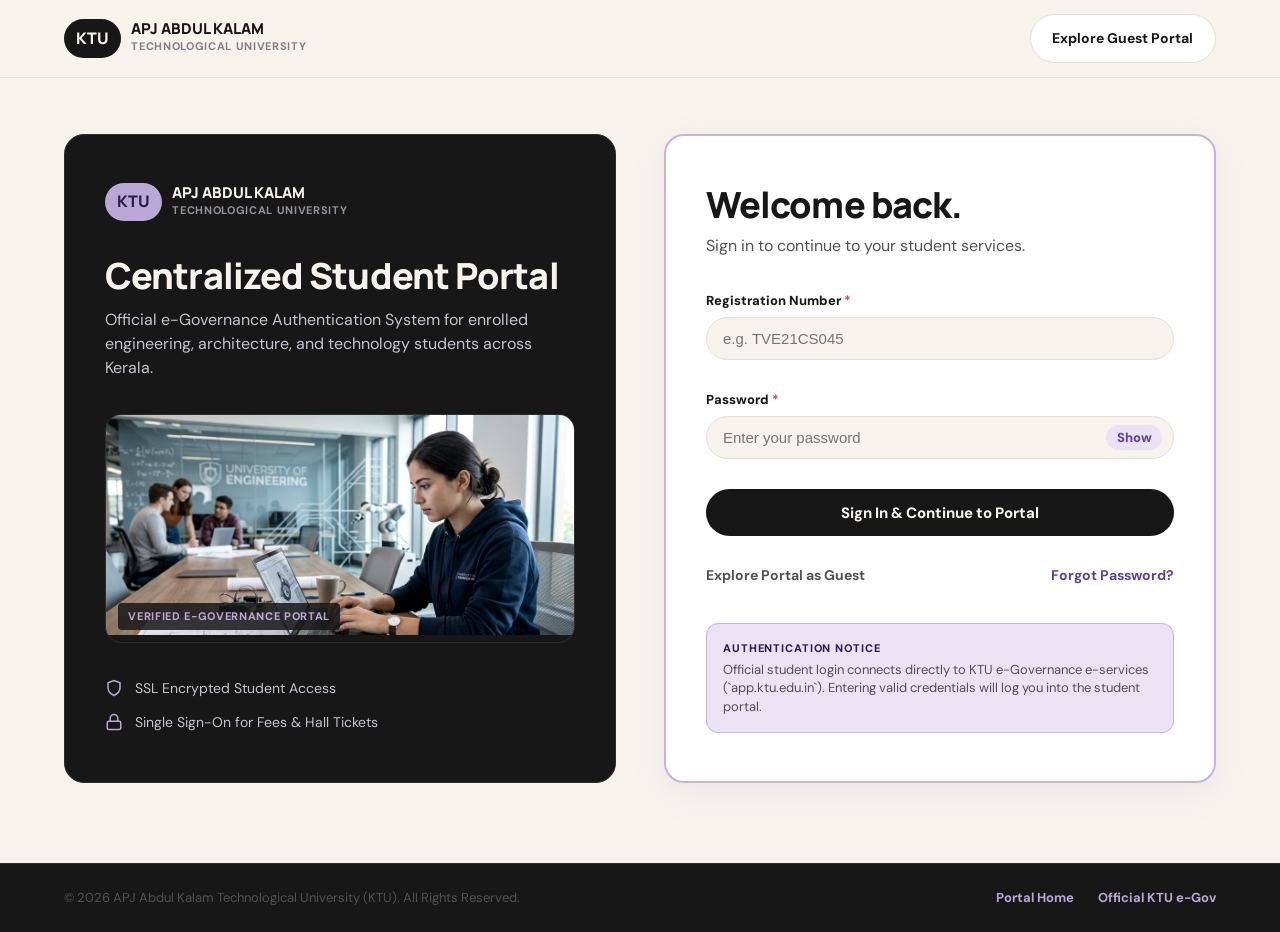
<file: index.html>
<!DOCTYPE html>
<html lang="en">
<head>
  <meta charset="UTF-8">
  <meta name="viewport" content="width=device-width, initial-scale=1.0">
  <title>Student Portal Login | APJ Abdul Kalam Technological University (KTU)</title>
  <meta name="description" content="Official Student Services Portal Sign In for APJ Abdul Kalam Technological University (KTU). Access examination registration, timetables, and semester results.">
  
  <!-- Fonts: Manrope for headings, DM Sans for body text -->
  <link rel="preconnect" href="https://fonts.googleapis.com">
  <link rel="preconnect" href="https://fonts.gstatic.com" crossorigin>
  <link href="https://fonts.googleapis.com/css2?family=DM+Sans:ital,opsz,wght@0,9..40,300..1000;1,9..40,300..1000&family=Manrope:wght@300;400;500;600;700;800&display=swap" rel="stylesheet">
  
  <link rel="stylesheet" href="styles.css">
</head>
<body class="login-page-bg">

  <!-- TOP BRANDING BAR -->
  <header class="login-page-header">
    <div class="container header-container">
      <a href="login.html" class="brand-logo" aria-label="KTU Portal">
        <span class="logo-pill">KTU</span>
        <div class="logo-title-group">
          <span class="univ-name">APJ ABDUL KALAM</span>
          <span class="univ-sub">TECHNOLOGICAL UNIVERSITY</span>
        </div>
      </a>

      <div class="header-actions">
        <a href="portal.html" class="btn-outline-pill">Explore Guest Portal</a>
      </div>
    </div>
  </header>

  <!-- MAIN LOGIN ENTRY CONTAINER -->
  <main class="login-main-wrapper">
    <div class="container">
      <div class="login-editorial-grid">
        
        <!-- LEFT COLUMN: EDITORIAL BRANDING & SECURITY STATEMENT -->
        <div class="login-left-card">
          <div class="brand-logo dark-theme-logo">
            <span class="logo-pill lavender">KTU</span>
            <div class="logo-title-group">
              <span class="univ-name light-text">APJ ABDUL KALAM</span>
              <span class="univ-sub light-sub">TECHNOLOGICAL UNIVERSITY</span>
            </div>
          </div>

          <div class="login-editorial-text">
            <h2>Centralized Student Portal</h2>
            <p>Official e-Governance Authentication System for enrolled engineering, architecture, and technology students across Kerala.</p>
          </div>

          <div class="login-image-frame">
            <img src="assets/images/ktu_hero.png" alt="KTU Administration Headquarters" class="login-campus-img">
            <div class="frame-badge">VERIFIED E-GOVERNANCE PORTAL</div>
          </div>

          <div class="login-security-list">
            <div class="security-item">
              <svg width="18" height="18" viewBox="0 0 24 24" fill="none" stroke="currentColor" stroke-width="2"><path d="M12 22s8-4 8-10V5l-8-3-8 3v7c0 6 8 10 8 10z"></path></svg>
              <span>SSL Encrypted Student Access</span>
            </div>
            <div class="security-item">
              <svg width="18" height="18" viewBox="0 0 24 24" fill="none" stroke="currentColor" stroke-width="2"><rect x="3" y="11" width="18" height="11" rx="2" ry="2"></rect><path d="M7 11V7a5 5 0 0 1 10 0v4"></path></svg>
              <span>Single Sign-On for Fees & Hall Tickets</span>
            </div>
          </div>
        </div>

        <!-- RIGHT COLUMN: STANDALONE LOGIN FORM WITH REDIRECT -->
        <div class="login-right-card">
          <div class="login-form-header">
            <h2>Welcome back.</h2>
            <p>Sign in to continue to your student services.</p>
          </div>

          <form id="standaloneLoginForm" class="login-form" novalidate>
            
            <!-- INLINE ERROR MESSAGE ALERT CONTAINER -->
            <div class="form-error-alert" id="loginErrorAlert" style="display: none;"></div>

            <div class="form-field">
              <label for="loginRegNo">Registration Number <span class="req">*</span></label>
              <input type="text" id="loginRegNo" class="form-input" placeholder="e.g. TVE21CS045" autocomplete="username" required>
              <span class="field-error-text" id="regNoError"></span>
            </div>

            <div class="form-field">
              <label for="loginPassword">Password <span class="req">*</span></label>
              <div class="password-input-wrapper">
                <input type="password" id="loginPassword" class="form-input" placeholder="Enter your password" autocomplete="current-password" required>
                <button type="button" class="btn-toggle-pwd" id="togglePasswordBtn" aria-label="Show password">Show</button>
              </div>
              <span class="field-error-text" id="passwordError"></span>
            </div>

            <div class="form-submit-row">
              <button type="submit" class="btn-black-pill full-width" id="btnSubmitLogin">Sign In & Continue to Portal</button>
            </div>

            <div class="login-footer-links">
              <a href="portal.html" class="btn-text-link">Explore Portal as Guest</a>
              <a href="https://app.ktu.edu.in/" target="_blank" rel="noopener noreferrer" class="link-forgot-pwd">Forgot Password?</a>
            </div>

            <!-- DEMONSTRATION NOTICE -->
            <div class="login-demo-notice">
              <span class="notice-title">AUTHENTICATION NOTICE</span>
              <p>Official student login connects directly to KTU e-Governance e-services (`app.ktu.edu.in`). Entering valid credentials will log you into the student portal.</p>
            </div>

          </form>
        </div>

      </div>
    </div>
  </main>

  <footer class="login-simple-footer">
    <div class="container footer-bar-flex">
      <p>© 2026 APJ Abdul Kalam Technological University (KTU). All Rights Reserved.</p>
      <div class="footer-links-row">
        <a href="portal.html">Portal Home</a>
        <a href="https://app.ktu.edu.in/" target="_blank" rel="noopener noreferrer">Official KTU e-Gov</a>
      </div>
    </div>
  </footer>

  <script src="app.js"></script>
</body>
</html>
</file>
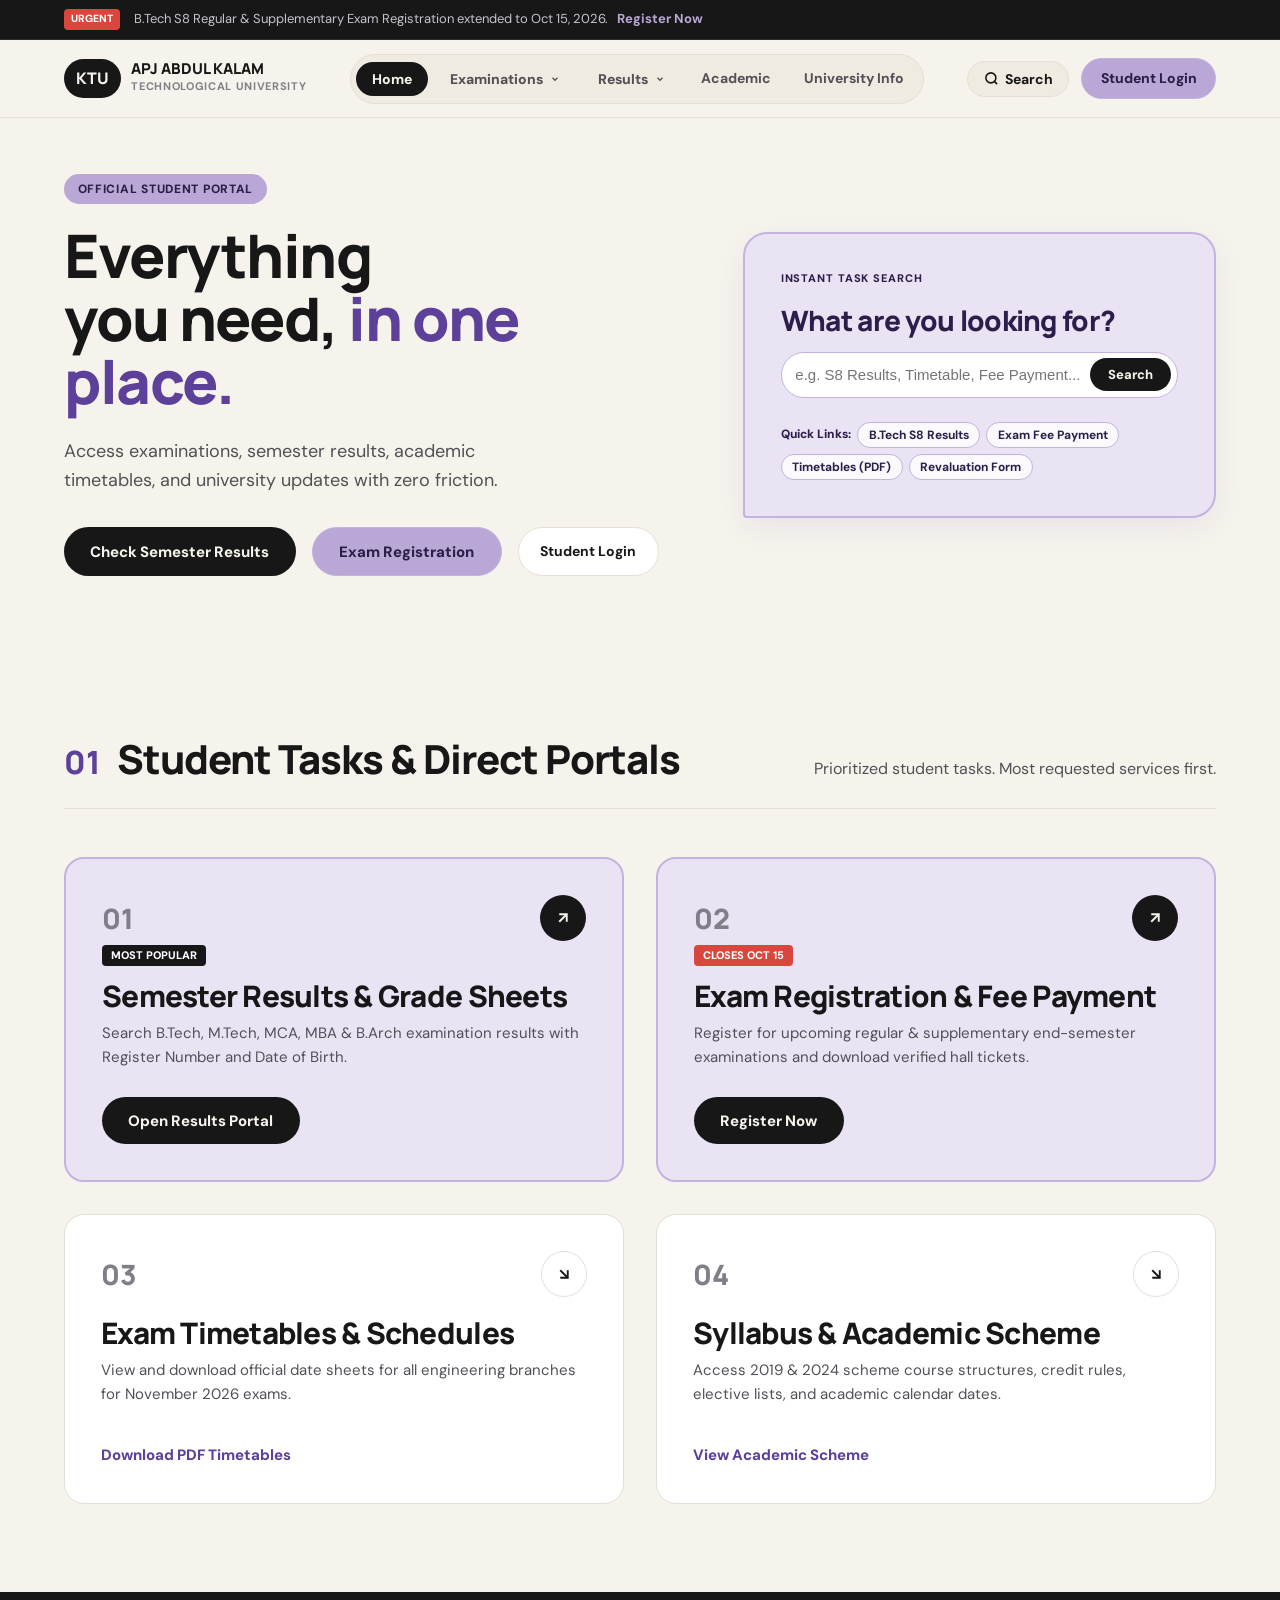
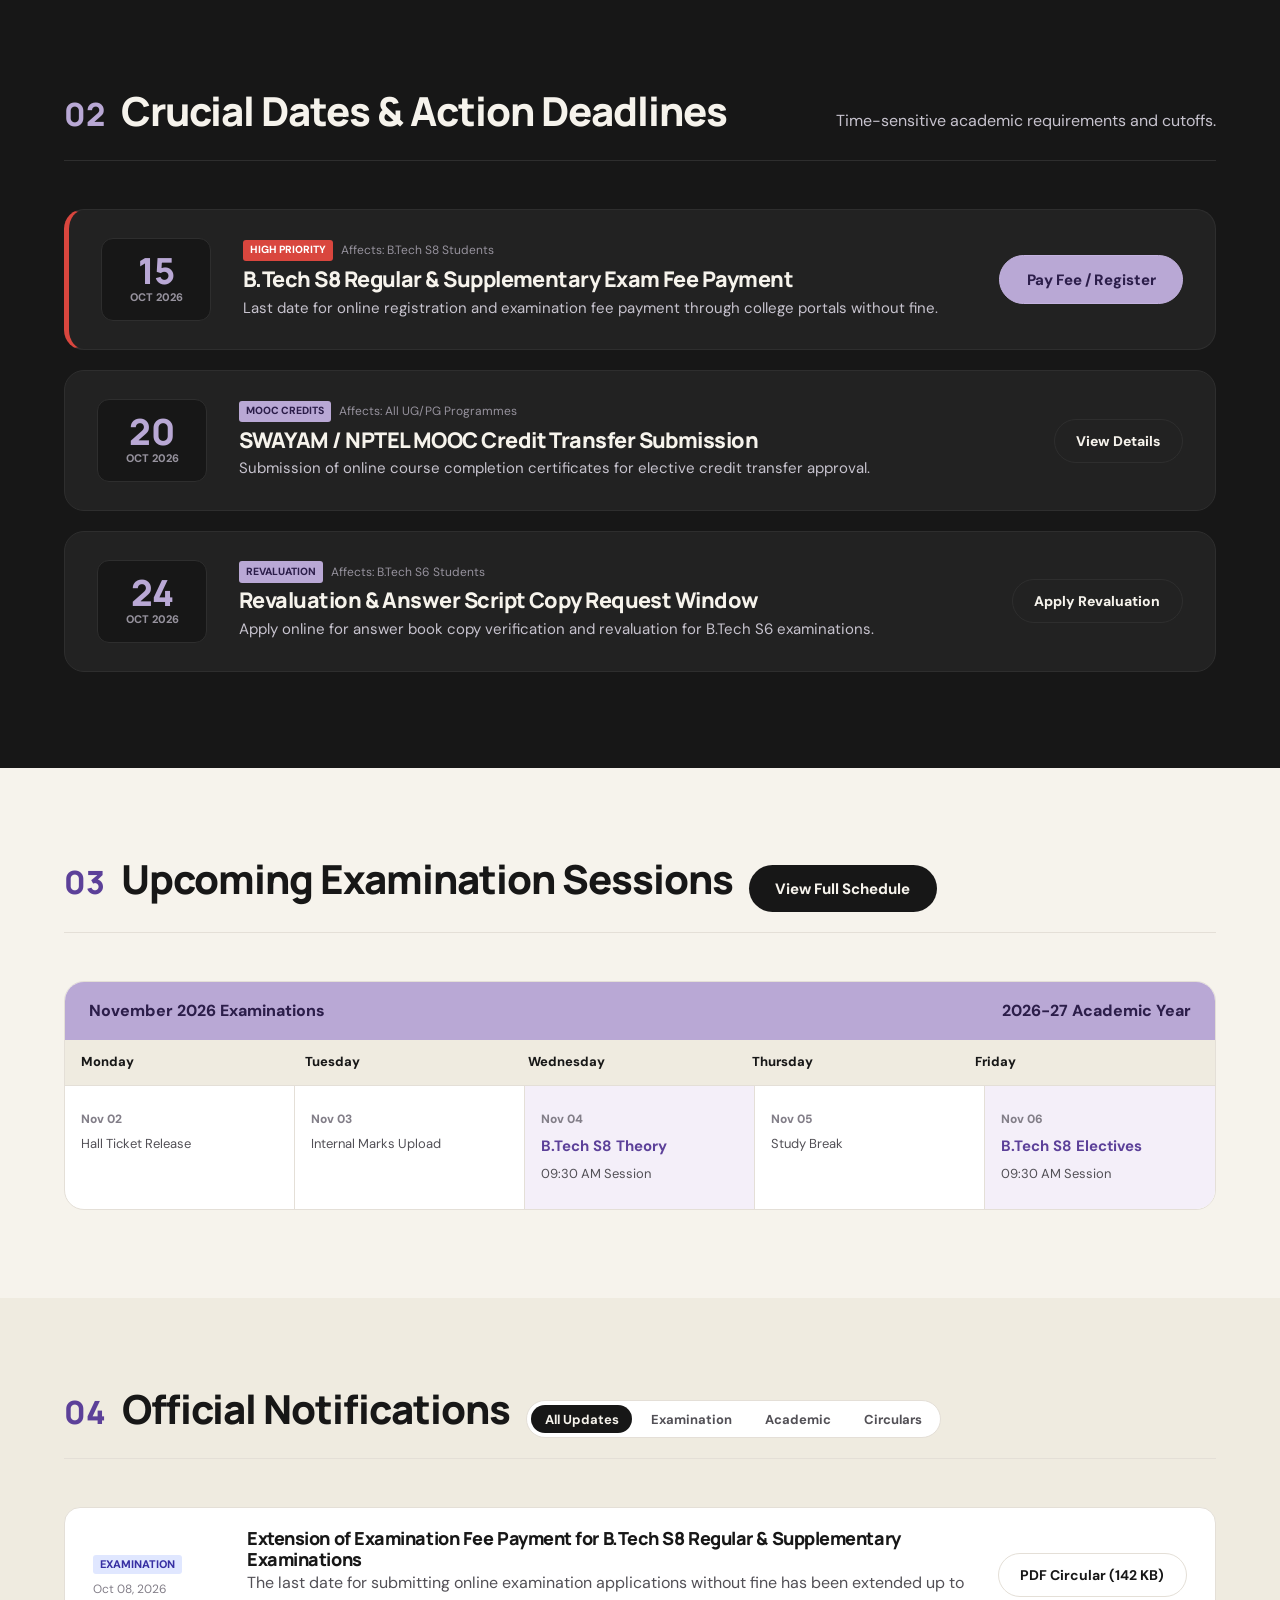
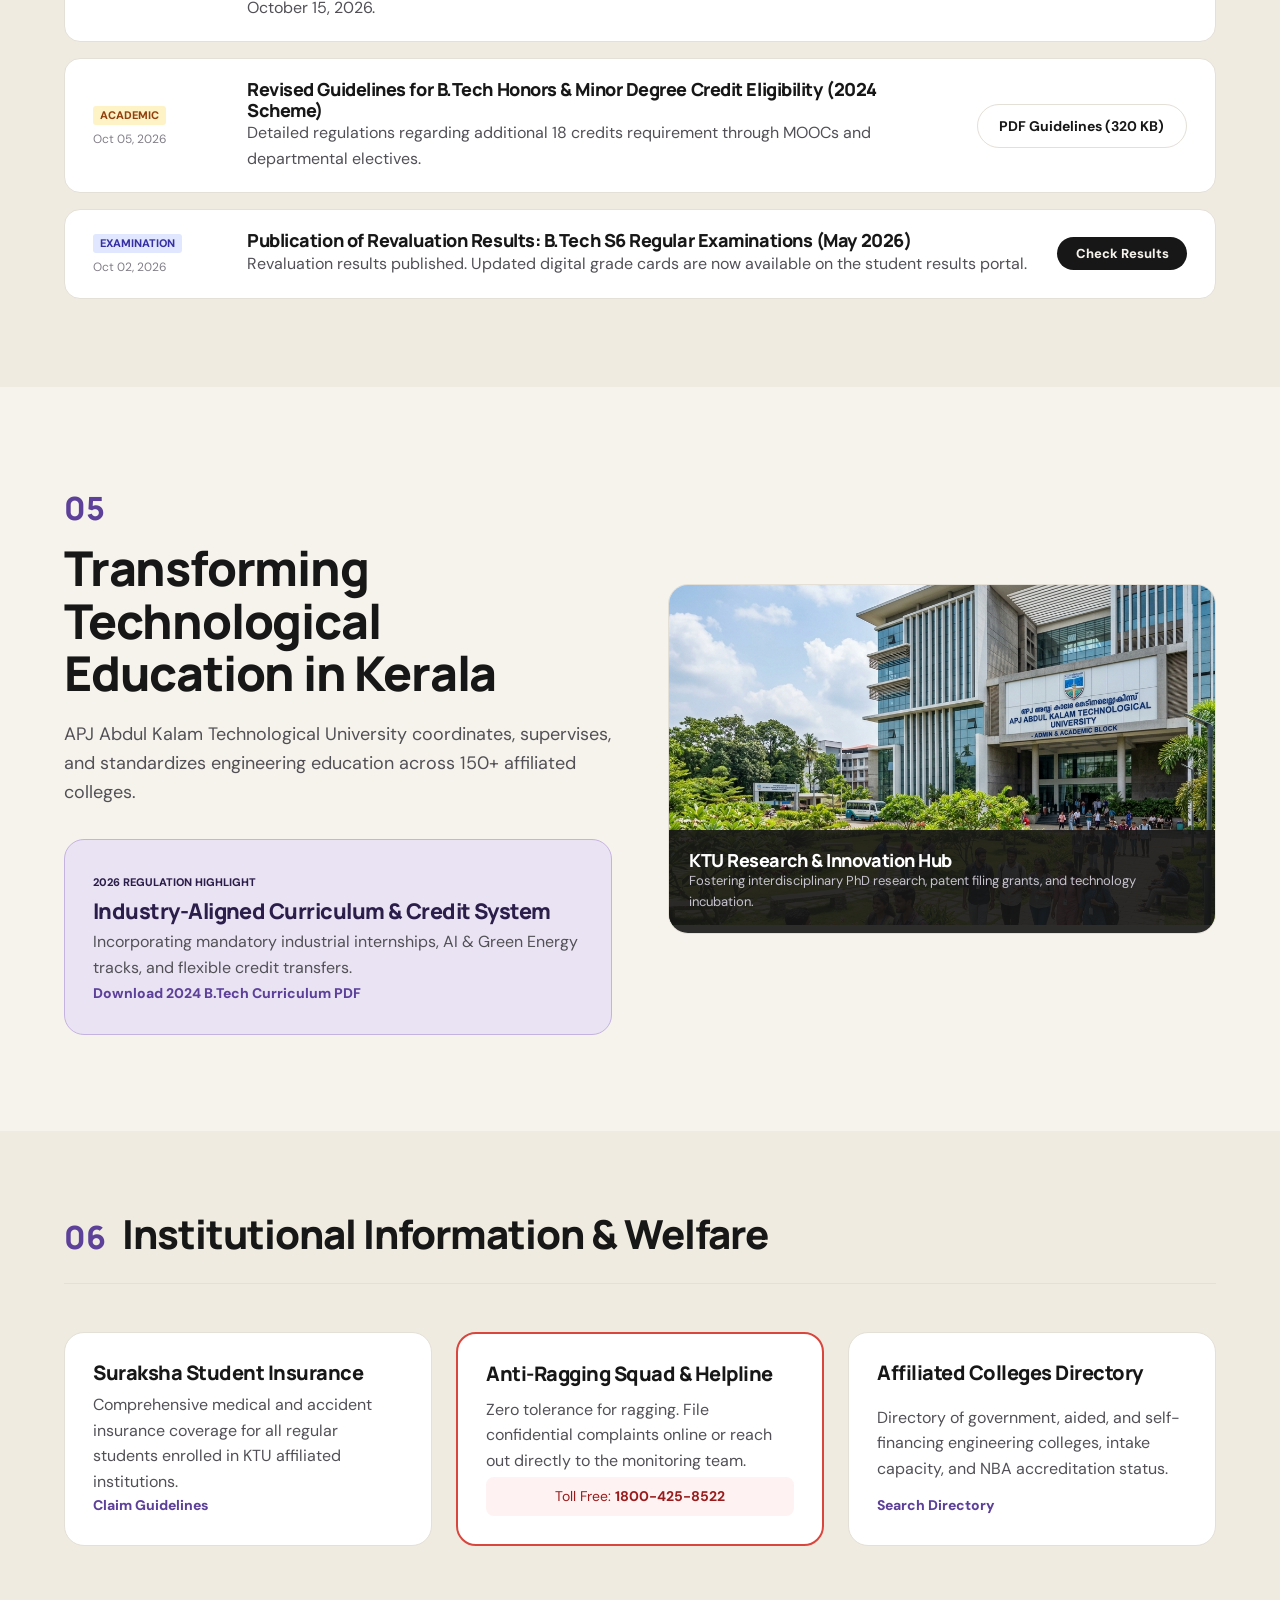
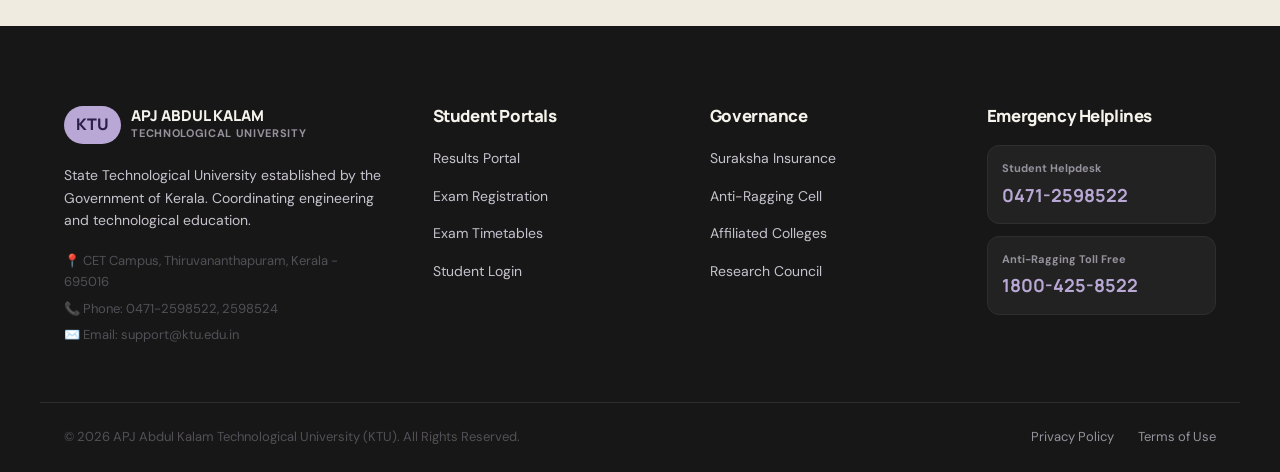
<file: portal.html>
<!DOCTYPE html>
<html lang="en">

<head>
  <meta charset="UTF-8">
  <meta name="viewport" content="width=device-width, initial-scale=1.0">
  <title>APJ Abdul Kalam Technological University (KTU) | Student Services Portal</title>
  <meta name="description"
    content="Official student portal for APJ Abdul Kalam Technological University (KTU). Access examination registration, semester results, timetables, academic calendars, and circulars.">

  <!-- Fonts: Manrope for headings, DM Sans for body text -->
  <link rel="preconnect" href="https://fonts.googleapis.com">
  <link rel="preconnect" href="https://fonts.gstatic.com" crossorigin>
  <link
    href="https://fonts.googleapis.com/css2?family=DM+Sans:ital,opsz,wght@0,9..40,300..1000;1,9..40,300..1000&family=Manrope:wght@300;400;500;600;700;800&display=swap"
    rel="stylesheet">

  <link rel="stylesheet" href="styles.css">
</head>

<body>

  <!-- ANNOUNCEMENT TICKER -->
  <div class="ticker-bar">
    <div class="container ticker-container">
      <span class="ticker-badge">URGENT</span>
      <span class="ticker-text">B.Tech S8 Regular & Supplementary Exam Registration extended to Oct 15, 2026. <a
          href="#" data-switch-view="examination" class="ticker-link">Register Now</a></span>
    </div>
  </div>

  <!-- SITE HEADER WITH VIEW NAVIGATION & LOGIN LINK -->
  <header class="site-header" id="mainHeader">
    <div class="container header-container">

      <!-- BRAND LOGO -->
      <a href="portal.html" class="brand-logo" aria-label="KTU Home">
        <span class="logo-pill">KTU</span>
        <div class="logo-title-group">
          <span class="univ-name">APJ ABDUL KALAM</span>
          <span class="univ-sub">TECHNOLOGICAL UNIVERSITY</span>
        </div>
      </a>

      <!-- PRIMARY VIEW NAVIGATION SWITCHER -->
      <nav class="view-nav" aria-label="Main Navigation">
        <button class="nav-tab active" data-view="home" id="tabHome">
          <span>Home</span>
        </button>

        <div class="nav-dropdown-wrapper">
          <button class="nav-tab" data-view="examination" id="tabExam">
            <span>Examinations</span>
            <svg class="chevron" width="10" height="10" viewBox="0 0 24 24" fill="none" stroke="currentColor"
              stroke-width="3">
              <polyline points="6 9 12 15 18 9"></polyline>
            </svg>
          </button>

          <!-- EXAMINATION MEGA DROPDOWN -->
          <div class="nav-dropdown-menu" id="menuExam">
            <a href="#" data-switch-view="examination" class="menu-item highlight">
              <strong>Exam Registration & Fee Payment</strong>
              <span>Register for S8/S6 Regular & Supplementary Exams</span>
            </a>
            <a href="#" data-switch-view="examination" class="menu-item">
              <strong>Download Exam Timetables (PDF)</strong>
              <span>Branchwise semester schedules for Nov 2026</span>
            </a>
            <a href="#" data-switch-view="examination" class="menu-item">
              <strong>Hall Ticket Portal</strong>
              <span>Verify college approval and print hall tickets</span>
            </a>
            <a href="#" data-switch-view="examination" class="menu-item">
              <strong>Examination Forms & Circulars</strong>
              <span>Supplementary application, transcript & migration forms</span>
            </a>
          </div>
        </div>

        <div class="nav-dropdown-wrapper">
          <button class="nav-tab" data-view="results" id="tabResults">
            <span>Results</span>
            <svg class="chevron" width="10" height="10" viewBox="0 0 24 24" fill="none" stroke="currentColor"
              stroke-width="3">
              <polyline points="6 9 12 15 18 9"></polyline>
            </svg>
          </button>

          <!-- RESULTS MEGA DROPDOWN -->
          <div class="nav-dropdown-menu" id="menuResults">
            <a href="#" data-switch-view="results" class="menu-item highlight">
              <strong>Check Semester Results (Instant)</strong>
              <span>Enter Register No & DOB to fetch grade sheet</span>
            </a>
            <a href="#" data-switch-view="results" class="menu-item">
              <strong>Apply for Revaluation / Answer Copy</strong>
              <span>Submit revaluation request & fee payment</span>
            </a>
            <a href="#" data-switch-view="results" class="menu-item">
              <strong>Recent Results Published</strong>
              <span>B.Tech S8, M.Tech S2, MCA S4 & B.Arch S10</span>
            </a>
          </div>
        </div>

        <a href="#academic" class="nav-tab-link">Academic</a>
        <a href="#university" class="nav-tab-link">University Info</a>
      </nav>

      <!-- RIGHT HEADER ACTIONS -->
      <div class="header-actions">
        <button class="btn-search-trigger" id="searchModalOpen" aria-label="Search">
          <svg width="15" height="15" viewBox="0 0 24 24" fill="none" stroke="currentColor" stroke-width="2.5">
            <circle cx="11" cy="11" r="8"></circle>
            <line x1="21" y1="21" x2="16.65" y2="16.65"></line>
          </svg>
          <span>Search</span>
        </button>

        <a href="index.html" class="btn-login-header" id="headerLoginBtn">
          <span>Student Login</span>
        </a>

        <button class="mobile-toggle" id="mobileMenuToggle" aria-label="Toggle Mobile Menu">
          <span></span><span></span>
        </button>
      </div>

    </div>
  </header>

  <!-- MOBILE MENU DRAWER -->
  <div class="mobile-drawer" id="mobileDrawer" aria-hidden="true">
    <div class="mobile-drawer-header">
      <span class="logo-pill">KTU</span>
      <button class="mobile-close" id="mobileDrawerClose">&times;</button>
    </div>
    <div class="mobile-drawer-body">
      <button class="mobile-nav-btn active" data-view="home">Home</button>
      <button class="mobile-nav-btn" data-view="examination">Examinations Portal</button>
      <button class="mobile-nav-btn" data-view="results">Results Portal</button>
      <a href="login.html" class="mobile-nav-btn lavender">Student Sign In</a>
      <a href="#academic" class="mobile-link">Academic Calendar</a>
      <a href="#university" class="mobile-link">University Info</a>
    </div>
  </div>


  <!-- MAIN SWAPPABLE PORTAL VIEWS -->
  <main id="mainContent">

    <!-- =================================================================== -->
    <!-- VIEW 1: HOMEPAGE / LANDING PAGE (SOFT LAVENDER & CREAM THEME) -->
    <!-- =================================================================== -->
    <div class="view-section active-view" id="view-home">

      <!-- HERO SECTION -->
      <section class="section-hero">
        <div class="container hero-container">

          <div class="hero-left-col">
            <span class="hero-badge">OFFICIAL STUDENT PORTAL</span>
            <h1 class="hero-title">
              Everything <br>
              you need, <span class="highlight-lavender-text">in one place.</span>
            </h1>
            <p class="hero-sub">Access examinations, semester results, academic timetables, and university updates with
              zero friction.</p>

            <div class="hero-cta-group">
              <button class="btn-black-pill" data-switch-view="results">Check Semester Results</button>
              <button class="btn-lavender-pill" data-switch-view="examination">Exam Registration</button>
              <a href="login.html" class="btn-outline-pill">Student Login</a>
            </div>
          </div>

          <!-- SOFT LAVENDER HERO TASK BOX -->
          <div class="hero-task-box">
            <span class="box-tag">INSTANT TASK SEARCH</span>
            <h2>What are you looking for?</h2>

            <form class="hero-search-form" id="heroSearchForm" onsubmit="return false;">
              <input type="text" id="heroSearchInput" placeholder="e.g. S8 Results, Timetable, Fee Payment..."
                autocomplete="off">
              <button type="submit" class="btn-black-pill-sm">Search</button>
            </form>

            <div class="hero-tags-row">
              <span class="tags-title">Quick Links:</span>
              <button class="tag-chip" data-query="S8 Result">B.Tech S8 Results</button>
              <button class="tag-chip" data-query="Exam Registration">Exam Fee Payment</button>
              <button class="tag-chip" data-query="Timetable">Timetables (PDF)</button>
              <button class="tag-chip" data-query="Revaluation">Revaluation Form</button>
            </div>
          </div>

        </div>
      </section>

      <!-- SECTION 01: STUDENT QUICK ACTIONS (FLYING PHOENIX 2x2 CARDS) -->
      <section class="section-quick-actions" id="quick-actions">
        <div class="container">

          <div class="section-header-editorial">
            <span class="section-num">01</span>
            <h2 class="section-heading">Student Tasks & Direct Portals</h2>
            <span class="section-desc">Prioritized student tasks. Most requested services first.</span>
          </div>

          <!-- 2x2 SPACIOUS GRID WITH SOFT LAVENDER CARDS AND ARROW BUTTONS -->
          <div class="actions-grid-2x2">

            <!-- CARD 01: SEMESTER RESULTS -->
            <div class="card-phoenix lavender-card">
              <div class="card-header-row">
                <span class="card-index">01</span>
                <button class="arrow-circle-btn black" data-switch-view="results" aria-label="Open Results Portal">
                  <svg width="18" height="18" viewBox="0 0 24 24" fill="none" stroke="currentColor" stroke-width="2.5">
                    <line x1="7" y1="17" x2="17" y2="7"></line>
                    <polyline points="7 7 17 7 17 17"></polyline>
                  </svg>
                </button>
              </div>
              <div class="card-content-block">
                <span class="card-badge dark">MOST POPULAR</span>
                <h3 class="card-title">Semester Results & Grade Sheets</h3>
                <p class="card-text">Search B.Tech, M.Tech, MCA, MBA & B.Arch examination results with Register Number
                  and Date of Birth.</p>
              </div>
              <div class="card-action-row">
                <button class="btn-black-pill" data-switch-view="results">Open Results Portal</button>
              </div>
            </div>

            <!-- CARD 02: EXAM REGISTRATION -->
            <div class="card-phoenix lavender-card">
              <div class="card-header-row">
                <span class="card-index">02</span>
                <button class="arrow-circle-btn black" data-switch-view="examination"
                  aria-label="Open Exam Registration">
                  <svg width="18" height="18" viewBox="0 0 24 24" fill="none" stroke="currentColor" stroke-width="2.5">
                    <line x1="7" y1="17" x2="17" y2="7"></line>
                    <polyline points="7 7 17 7 17 17"></polyline>
                  </svg>
                </button>
              </div>
              <div class="card-content-block">
                <span class="card-badge urgent">CLOSES OCT 15</span>
                <h3 class="card-title">Exam Registration & Fee Payment</h3>
                <p class="card-text">Register for upcoming regular & supplementary end-semester examinations and
                  download verified hall tickets.</p>
              </div>
              <div class="card-action-row">
                <button class="btn-black-pill" data-switch-view="examination">Register Now</button>
              </div>
            </div>

            <!-- CARD 03: EXAM TIMETABLE -->
            <div class="card-phoenix cream-card">
              <div class="card-header-row">
                <span class="card-index">03</span>
                <button class="arrow-circle-btn outline" data-switch-view="examination"
                  aria-label="View Exam Timetable">
                  <svg width="18" height="18" viewBox="0 0 24 24" fill="none" stroke="currentColor" stroke-width="2.5">
                    <line x1="7" y1="7" x2="17" y2="17"></line>
                    <polyline points="17 7 17 17 7 17"></polyline>
                  </svg>
                </button>
              </div>
              <div class="card-content-block">
                <h3 class="card-title">Exam Timetables & Schedules</h3>
                <p class="card-text">View and download official date sheets for all engineering branches for November
                  2026 exams.</p>
              </div>
              <div class="card-action-row">
                <a href="#exam-timetable" class="card-link-bold" data-switch-view="examination">Download PDF
                  Timetables</a>
              </div>
            </div>

            <!-- CARD 04: SYLLABUS & ACADEMIC CALENDAR -->
            <div class="card-phoenix cream-card">
              <div class="card-header-row">
                <span class="card-index">04</span>
                <button class="arrow-circle-btn outline" data-switch-view="home" aria-label="View Syllabus">
                  <svg width="18" height="18" viewBox="0 0 24 24" fill="none" stroke="currentColor" stroke-width="2.5">
                    <line x1="7" y1="7" x2="17" y2="17"></line>
                    <polyline points="17 7 17 17 7 17"></polyline>
                  </svg>
                </button>
              </div>
              <div class="card-content-block">
                <h3 class="card-title">Syllabus & Academic Scheme</h3>
                <p class="card-text">Access 2019 & 2024 scheme course structures, credit rules, elective lists, and
                  academic calendar dates.</p>
              </div>
              <div class="card-action-row">
                <a href="#academic" class="card-link-bold">View Academic Scheme</a>
              </div>
            </div>

          </div>

        </div>
      </section>

      <!-- SECTION 02: CRUCIAL DEADLINES (DEEP CHARCOAL CONTRAST SECTION) -->
      <section class="section-dark-block" id="deadlines">
        <div class="container">

          <div class="dark-section-header">
            <span class="section-num light">02</span>
            <h2 class="dark-heading">Crucial Dates & Action Deadlines</h2>
            <span class="dark-sub">Time-sensitive academic requirements and cutoffs.</span>
          </div>

          <div class="deadlines-list-spacious">

            <!-- DEADLINE ROW 1 -->
            <div class="deadline-row-card urgent-border">
              <div class="date-square">
                <span class="date-day">15</span>
                <span class="date-month">OCT 2026</span>
              </div>
              <div class="deadline-info-block">
                <div class="tag-meta-line">
                  <span class="badge-urgent-red">HIGH PRIORITY</span>
                  <span class="affects-lbl">Affects: B.Tech S8 Students</span>
                </div>
                <h3>B.Tech S8 Regular & Supplementary Exam Fee Payment</h3>
                <p>Last date for online registration and examination fee payment through college portals without fine.
                </p>
              </div>
              <div class="deadline-cta">
                <button class="btn-lavender-pill" data-switch-view="examination">Pay Fee / Register</button>
              </div>
            </div>

            <!-- DEADLINE ROW 2 -->
            <div class="deadline-row-card">
              <div class="date-square">
                <span class="date-day">20</span>
                <span class="date-month">OCT 2026</span>
              </div>
              <div class="deadline-info-block">
                <div class="tag-meta-line">
                  <span class="badge-lavender-tag">MOOC CREDITS</span>
                  <span class="affects-lbl">Affects: All UG/PG Programmes</span>
                </div>
                <h3>SWAYAM / NPTEL MOOC Credit Transfer Submission</h3>
                <p>Submission of online course completion certificates for elective credit transfer approval.</p>
              </div>
              <div class="deadline-cta">
                <a href="#notifications" class="btn-outline-white">View Details</a>
              </div>
            </div>

            <!-- DEADLINE ROW 3 -->
            <div class="deadline-row-card">
              <div class="date-square">
                <span class="date-day">24</span>
                <span class="date-month">OCT 2026</span>
              </div>
              <div class="deadline-info-block">
                <div class="tag-meta-line">
                  <span class="badge-lavender-tag">REVALUATION</span>
                  <span class="affects-lbl">Affects: B.Tech S6 Students</span>
                </div>
                <h3>Revaluation & Answer Script Copy Request Window</h3>
                <p>Apply online for answer book copy verification and revaluation for B.Tech S6 examinations.</p>
              </div>
              <div class="deadline-cta">
                <button class="btn-outline-white" data-switch-view="results">Apply Revaluation</button>
              </div>
            </div>

          </div>

        </div>
      </section>

      <!-- SECTION 03: UPCOMING EXAM SCHEDULE TABLE -->
      <section class="section-schedule" id="upcoming-exams">
        <div class="container">

          <div class="section-header-editorial">
            <span class="section-num">03</span>
            <h2 class="section-heading">Upcoming Examination Sessions</h2>
            <button class="btn-black-pill" data-switch-view="examination">View Full Schedule</button>
          </div>

          <div class="schedule-card-box">
            <div class="schedule-card-header">
              <span>November 2026 Examinations</span>
              <span class="sub">2026-27 Academic Year</span>
            </div>

            <div class="schedule-table">
              <div class="table-row head">
                <div>Monday</div>
                <div>Tuesday</div>
                <div>Wednesday</div>
                <div>Thursday</div>
                <div>Friday</div>
              </div>
              <div class="table-row body">
                <div class="cell">
                  <span class="date">Nov 02</span>
                  <span class="info">Hall Ticket Release</span>
                </div>
                <div class="cell">
                  <span class="date">Nov 03</span>
                  <span class="info">Internal Marks Upload</span>
                </div>
                <div class="cell highlight-lavender">
                  <span class="date">Nov 04</span>
                  <strong class="title">B.Tech S8 Theory</strong>
                  <span class="time">09:30 AM Session</span>
                </div>
                <div class="cell">
                  <span class="date">Nov 05</span>
                  <span class="info">Study Break</span>
                </div>
                <div class="cell highlight-lavender">
                  <span class="date">Nov 06</span>
                  <strong class="title">B.Tech S8 Electives</strong>
                  <span class="time">09:30 AM Session</span>
                </div>
              </div>
            </div>
          </div>

        </div>
      </section>

      <!-- SECTION 04: OFFICIAL NOTIFICATIONS -->
      <section class="section-notifications" id="notifications">
        <div class="container">

          <div class="section-header-editorial">
            <span class="section-num">04</span>
            <h2 class="section-heading">Official Notifications</h2>

            <div class="filter-tabs-row" id="notifFilterTabs">
              <button class="filter-tab active" data-filter="all">All Updates</button>
              <button class="filter-tab" data-filter="examination">Examination</button>
              <button class="filter-tab" data-filter="academic">Academic</button>
              <button class="filter-tab" data-filter="circulars">Circulars</button>
            </div>
          </div>

          <div class="notif-list-spacious" id="notifList">

            <article class="notif-item" data-category="examination">
              <div class="notif-left">
                <span class="badge-cat exam">EXAMINATION</span>
                <span class="date">Oct 08, 2026</span>
              </div>
              <div class="notif-mid">
                <h3>Extension of Examination Fee Payment for B.Tech S8 Regular & Supplementary Examinations</h3>
                <p>The last date for submitting online examination applications without fine has been extended up to
                  October 15, 2026.</p>
              </div>
              <div class="notif-right">
                <a href="#" class="btn-outline-pill">PDF Circular (142 KB)</a>
              </div>
            </article>

            <article class="notif-item" data-category="academic">
              <div class="notif-left">
                <span class="badge-cat academic">ACADEMIC</span>
                <span class="date">Oct 05, 2026</span>
              </div>
              <div class="notif-mid">
                <h3>Revised Guidelines for B.Tech Honors & Minor Degree Credit Eligibility (2024 Scheme)</h3>
                <p>Detailed regulations regarding additional 18 credits requirement through MOOCs and departmental
                  electives.</p>
              </div>
              <div class="notif-right">
                <a href="#" class="btn-outline-pill">PDF Guidelines (320 KB)</a>
              </div>
            </article>

            <article class="notif-item" data-category="examination">
              <div class="notif-left">
                <span class="badge-cat exam">EXAMINATION</span>
                <span class="date">Oct 02, 2026</span>
              </div>
              <div class="notif-mid">
                <h3>Publication of Revaluation Results: B.Tech S6 Regular Examinations (May 2026)</h3>
                <p>Revaluation results published. Updated digital grade cards are now available on the student results
                  portal.</p>
              </div>
              <div class="notif-right">
                <button class="btn-black-pill-sm" data-switch-view="results">Check Results</button>
              </div>
            </article>

          </div>

        </div>
      </section>

      <!-- SECTION 05: ACADEMIC EDITORIAL -->
      <section class="section-academic-editorial" id="academic">
        <div class="container">
          <div class="editorial-grid-2col">

            <div class="editorial-col">
              <span class="section-num">05</span>
              <h2 class="editorial-heading">Transforming Technological Education in Kerala</h2>
              <p class="editorial-lead">APJ Abdul Kalam Technological University coordinates, supervises, and
                standardizes engineering education across 150+ affiliated colleges.</p>

              <div class="lavender-feature-card">
                <span class="tag-bold">2026 REGULATION HIGHLIGHT</span>
                <h3>Industry-Aligned Curriculum & Credit System</h3>
                <p>Incorporating mandatory industrial internships, AI & Green Energy tracks, and flexible credit
                  transfers.</p>
                <a href="#" class="link-purple">Download 2024 B.Tech Curriculum PDF</a>
              </div>
            </div>

            <div class="editorial-col">
              <div class="editorial-photo-card">
                <img src="assets/images/ktu_campus.png" alt="KTU Engineering Campus Research Block"
                  class="campus-photo">
                <div class="photo-overlay">
                  <h4>KTU Research & Innovation Hub</h4>
                  <p>Fostering interdisciplinary PhD research, patent filing grants, and technology incubation.</p>
                </div>
              </div>
            </div>

          </div>
        </div>
      </section>

      <!-- SECTION 06: INSTITUTIONAL INFORMATION -->
      <section class="section-institutional" id="university">
        <div class="container">

          <div class="section-header-editorial">
            <span class="section-num">06</span>
            <h2 class="section-heading">Institutional Information & Welfare</h2>
          </div>

          <div class="inst-grid-3col">

            <div class="inst-card">
              <h3>Suraksha Student Insurance</h3>
              <p>Comprehensive medical and accident insurance coverage for all regular students enrolled in KTU
                affiliated institutions.</p>
              <a href="#" class="link-purple">Claim Guidelines</a>
            </div>

            <div class="inst-card border-alert">
              <h3>Anti-Ragging Squad & Helpline</h3>
              <p>Zero tolerance for ragging. File confidential complaints online or reach out directly to the monitoring
                team.</p>
              <div class="helpline-badge">Toll Free: <strong>1800-425-8522</strong></div>
            </div>

            <div class="inst-card">
              <h3>Affiliated Colleges Directory</h3>
              <p>Directory of government, aided, and self-financing engineering colleges, intake capacity, and NBA
                accreditation status.</p>
              <a href="#" class="link-purple">Search Directory</a>
            </div>

          </div>

        </div>
      </section>

    </div>

    <!-- =================================================================== -->
    <!-- VIEW 2: DEDICATED EXAMINATIONS PORTAL VIEW -->
    <!-- =================================================================== -->
    <div class="view-section" id="view-examination">
      <div class="banner-dark-portal">
        <div class="container">
          <div class="breadcrumb">
            <button class="b-link" data-switch-view="home">Home</button>
            <span class="sep">/</span>
            <span>Examinations Portal</span>
          </div>
          <h1 class="portal-heading">Examination Portal & Schedules</h1>
          <p class="portal-sub">Centralized hub for exam fee payments, timetables, and official instructions.</p>
        </div>
      </div>

      <div class="container portal-padding">
        <div class="exam-hero-split">

          <!-- TASK BOX 1: EXAM REGISTRATION -->
          <div class="task-card-portal lavender">
            <span class="tag-task">PRIMARY SERVICE</span>
            <h2>Exam Registration & Fee Payment</h2>
            <p>Select your programme and log in to complete end-semester exam registration.</p>

            <div class="inline-form">
              <label for="examRegProg" class="form-lbl">Select Programme</label>
              <select class="form-select" id="examRegProg">
                <option>B.Tech - Bachelor of Technology</option>
                <option>M.Tech - Master of Technology</option>
                <option>MCA - Master of Computer Applications</option>
                <option>MBA - Master of Business Administration</option>
                <option>B.Arch - Bachelor of Architecture</option>
              </select>
              <a href="login.html" class="btn-black-pill" id="btnLaunchExamReg">Proceed to Student Login</a>
            </div>
          </div>

          <!-- TASK BOX 2: TIMETABLE DOWNLOADS -->
          <div class="task-card-portal dark" id="exam-timetable">
            <span class="tag-task light">TIMETABLE DIRECTORY</span>
            <h2 class="light-title">Exam Timetables (November 2026)</h2>
            <p class="light-sub">Download verified PDF examination date sheets published by the Controller of
              Examinations.</p>

            <div class="pdf-list-portal">
              <a href="#" class="pdf-item-row">
                <span>B.Tech S8 Regular/Supply Timetable (PDF)</span>
                <span class="sz">450 KB</span>
              </a>
              <a href="#" class="pdf-item-row">
                <span>B.Tech S6 Regular/Supply Timetable (PDF)</span>
                <span class="sz">380 KB</span>
              </a>
              <a href="#" class="pdf-item-row">
                <span>M.Tech S2 / MCA S4 Timetable (PDF)</span>
                <span class="sz">290 KB</span>
              </a>
            </div>
          </div>

        </div>
      </div>
    </div>

    <!-- =================================================================== -->
    <!-- VIEW 3: DEDICATED RESULTS PORTAL VIEW -->
    <!-- =================================================================== -->
    <div class="view-section" id="view-results">
      <div class="banner-dark-portal">
        <div class="container">
          <div class="breadcrumb">
            <button class="b-link" data-switch-view="home">Home</button>
            <span class="sep">/</span>
            <span>Results Portal</span>
          </div>
          <h1 class="portal-heading">University Examination Results</h1>
          <p class="portal-sub">Instant online grade sheet verification, revaluation tracking, and grade card downloads.
          </p>
        </div>
      </div>

      <div class="container portal-padding">

        <!-- SEARCH CARD -->
        <div class="result-search-card">
          <div class="search-card-header">
            <div>
              <span class="tag-task">DIGITAL VERIFICATION</span>
              <h2>Fetch Semester Grade Sheet</h2>
            </div>

            <!-- DEMO PRESETS -->
            <div class="demo-preset-group">
              <span class="preset-title">Test Sample Data:</span>
              <button class="btn-lavender-pill-sm" id="demoResultBTechS8">Sample B.Tech S8 Pass</button>
              <button class="btn-lavender-pill-sm" id="demoResultBTechS6">Sample B.Tech S6 Result</button>
            </div>
          </div>

          <form id="resultsSearchForm">
            <div class="form-grid-4col">
              <div class="form-field">
                <label for="resRegisterNo">Register Number <span class="req">*</span></label>
                <input type="text" id="resRegisterNo" class="form-input" placeholder="e.g. TVE21CS045" required>
              </div>

              <div class="form-field">
                <label for="resSemester">Semester <span class="req">*</span></label>
                <select id="resSemester" class="form-select" required>
                  <option value="S8">Semester 8 (S8)</option>
                  <option value="S7">Semester 7 (S7)</option>
                  <option value="S6">Semester 6 (S6)</option>
                  <option value="S5">Semester 5 (S5)</option>
                </select>
              </div>

              <div class="form-field">
                <label for="resExamType">Exam Session</label>
                <select id="resExamType" class="form-select">
                  <option value="regular">Regular Examination (Oct 2026)</option>
                  <option value="supply">Supplementary Examination (May 2026)</option>
                </select>
              </div>

              <div class="form-field">
                <label for="resDOB">Date of Birth (DD/MM/YYYY) <span class="req">*</span></label>
                <input type="text" id="resDOB" class="form-input" placeholder="15/08/2003" required>
              </div>
            </div>

            <div class="form-btn-row">
              <button type="submit" class="btn-black-pill">View Digital Grade Card</button>
              <button type="reset" class="btn-reset">Reset Fields</button>
            </div>
          </form>
        </div>

        <!-- RESULT RENDER OUTPUT AREA -->
        <div id="resultsDisplayArea">
          <div class="result-placeholder-box">
            <h3>No Result Loaded Yet</h3>
            <p>Enter Register Number and Date of Birth above, or click one of the sample demo buttons to view a live
              formatted grade card.</p>
          </div>
        </div>

      </div>
    </div>

  </main>

  <!-- QUICK SEARCH MODAL -->
  <div class="search-modal" id="searchModal" aria-hidden="true">
    <div class="modal-backdrop" id="modalBackdrop"></div>
    <div class="modal-dialog">
      <div class="modal-header">
        <input type="text" id="modalSearchInput" placeholder="Search tasks, results, timetables, or circulars..."
          autofocus>
        <button class="modal-close" id="searchModalClose">&times;</button>
      </div>
      <div class="modal-body">
        <div class="hint-grid">
          <button class="hint-card" data-trigger="results">
            <strong>Check S8 / S6 Results</strong>
            <span>Fetch digital semester grade card</span>
          </button>
          <button class="hint-card" data-trigger="examination">
            <strong>Exam Registration & Fee</strong>
            <span>Pay online fee for regular/supply exams</span>
          </button>
        </div>
      </div>
    </div>
  </div>

  <!-- SITE FOOTER -->
  <footer class="site-footer">
    <div class="container footer-grid">

      <div class="footer-brand-col">
        <div class="brand-logo">
          <span class="logo-pill lavender">KTU</span>
          <div class="logo-title-group">
            <span class="univ-name light-text">APJ ABDUL KALAM</span>
            <span class="univ-sub light-sub">TECHNOLOGICAL UNIVERSITY</span>
          </div>
        </div>
        <p class="footer-desc">State Technological University established by the Government of Kerala. Coordinating
          engineering and technological education.</p>

        <div class="footer-contacts">
          <p>📍 CET Campus, Thiruvananthapuram, Kerala - 695016</p>
          <p>📞 Phone: 0471-2598522, 2598524</p>
          <p>✉️ Email: support@ktu.edu.in</p>
        </div>
      </div>

      <div class="footer-col">
        <h4>Student Portals</h4>
        <ul>
          <li><a href="#" data-switch-view="results">Results Portal</a></li>
          <li><a href="#" data-switch-view="examination">Exam Registration</a></li>
          <li><a href="#" data-switch-view="examination">Exam Timetables</a></li>
          <li><a href="login.html">Student Login</a></li>
        </ul>
      </div>

      <div class="footer-col">
        <h4>Governance</h4>
        <ul>
          <li><a href="#university">Suraksha Insurance</a></li>
          <li><a href="#university">Anti-Ragging Cell</a></li>
          <li><a href="#university">Affiliated Colleges</a></li>
          <li><a href="#academic">Research Council</a></li>
        </ul>
      </div>

      <div class="footer-col">
        <h4>Emergency Helplines</h4>
        <div class="helpline-box">
          <span>Student Helpdesk</span>
          <strong>0471-2598522</strong>
        </div>
        <div class="helpline-box">
          <span>Anti-Ragging Toll Free</span>
          <strong>1800-425-8522</strong>
        </div>
      </div>

    </div>

    <div class="footer-bottom-bar">
      <div class="container bottom-flex">
        <p>© 2026 APJ Abdul Kalam Technological University (KTU). All Rights Reserved.</p>
        <div class="legal-links">
          <a href="#">Privacy Policy</a>
          <a href="#">Terms of Use</a>
        </div>
      </div>
    </div>
  </footer>

  <script src="app.js"></script>
</body>

</html>
</file>
<file: styles.css>
/* ==========================================================================
   KTU (APJ ABDUL KALAM TECHNOLOGICAL UNIVERSITY) REDESIGN STYLESHEET
   Visual Theme: Flying Phoenix Editorial Style (Un-cluttered, Generous Whitespace, Plain HTML/CSS/JS - NO EMOJIS)
   Color Palette:
     - Warm Cream: #F6F3EC
     - Deep Charcoal: #171717
     - Muted Lavender: #B9A8D5
     - Soft Lavender: #EAE3F3
   Typography: Manrope (Headings), DM Sans (Body/UI)
   ========================================================================== */

:root {
  /* Color Tokens */
  --bg-cream-main: #F6F3EC;
  --bg-cream-card: #FFFFFF;
  --bg-cream-alt: #EFEBE0;

  --bg-dark-main: #171717;
  --bg-dark-card: #222222;
  --bg-dark-elevated: #2C2C2C;

  --bg-lavender-muted: #B9A8D5;
  --bg-lavender-soft: #EAE3F3;
  --bg-lavender-light: #F4EFF9;

  --text-lavender-dark: #2C1E4A;
  --text-purple-brand: #5C4099;

  --text-dark-main: #171717;
  --text-dark-sub: #525056;
  --text-dark-muted: #827E88;

  --text-light-main: #F6F3EC;
  --text-light-sub: #C7C3CE;
  --text-light-muted: #96929D;

  --border-light: #E4DFD7;
  --border-dark: #2E2E2E;
  --border-lavender: #C4B3E0;

  --font-heading: 'Manrope', -apple-system, BlinkMacSystemFont, sans-serif;
  --font-body: 'DM Sans', -apple-system, BlinkMacSystemFont, sans-serif;

  --container-max: 1200px;
  --radius-pill: 9999px;
  --radius-card: 20px;
  --radius-sloped: 24px 24px 24px 4px;
}

/* RESET */
*, *::before, *::after {
  box-sizing: border-box;
  margin: 0;
  padding: 0;
}

html {
  font-size: 16px;
  scroll-behavior: smooth;
}

body {
  font-family: var(--font-body);
  background-color: var(--bg-cream-main);
  color: var(--text-dark-main);
  line-height: 1.6;
  -webkit-font-smoothing: antialiased;
}

h1, h2, h3, h4 {
  font-family: var(--font-heading);
  font-weight: 800;
  line-height: 1.15;
  letter-spacing: -0.025em;
  color: var(--text-dark-main);
}

p { color: var(--text-dark-sub); }
a { color: inherit; text-decoration: none; }
button { cursor: pointer; border: none; background: none; font-family: inherit; }

.container {
  width: 100%;
  max-width: var(--container-max);
  margin: 0 auto;
  padding: 0 1.5rem;
}

/* TICKER BAR */
.ticker-bar {
  background-color: var(--bg-dark-main);
  color: var(--text-light-sub);
  font-size: 0.8125rem;
  padding: 0.55rem 0;
  border-bottom: 1px solid var(--border-dark);
}

.ticker-container {
  display: flex;
  align-items: center;
  gap: 0.85rem;
}

.ticker-badge {
  background-color: #D9463E;
  color: #FFFFFF;
  font-size: 0.65rem;
  font-weight: 800;
  padding: 0.15rem 0.45rem;
  border-radius: 4px;
}

.ticker-text { font-size: 0.8125rem; }
.ticker-link { color: var(--bg-lavender-muted); font-weight: 700; margin-left: 0.35rem; }
.ticker-link:hover { text-decoration: underline; }

/* SITE HEADER */
.site-header, .login-page-header {
  position: sticky;
  top: 0;
  z-index: 1000;
  background-color: var(--bg-cream-main);
  border-bottom: 1px solid var(--border-light);
  height: 78px;
  display: flex;
  align-items: center;
}

.header-container {
  display: flex;
  align-items: center;
  justify-content: space-between;
}

.brand-logo {
  display: flex;
  align-items: center;
  gap: 0.65rem;
}

.logo-pill {
  background-color: var(--bg-dark-main);
  color: var(--text-light-main);
  font-family: var(--font-heading);
  font-weight: 800;
  font-size: 1rem;
  padding: 0.4rem 0.75rem;
  border-radius: var(--radius-pill);
}

.logo-pill.lavender {
  background-color: var(--bg-lavender-muted);
  color: var(--text-lavender-dark);
}

.logo-title-group { display: flex; flex-direction: column; }
.univ-name { font-family: var(--font-heading); font-size: 0.9375rem; font-weight: 800; line-height: 1.1; }
.univ-name.light-text { color: var(--text-light-main); }
.univ-sub { font-size: 0.6875rem; font-weight: 700; letter-spacing: 0.06em; color: var(--text-dark-muted); }
.univ-sub.light-sub { color: var(--text-light-muted); }

/* MAIN VIEW NAVIGATION TABS */
.view-nav {
  display: flex;
  align-items: center;
  gap: 0.4rem;
  background-color: var(--bg-cream-alt);
  padding: 0.3rem;
  border-radius: var(--radius-pill);
  border: 1px solid var(--border-light);
}

.nav-tab {
  display: flex;
  align-items: center;
  gap: 0.4rem;
  font-size: 0.875rem;
  font-weight: 800;
  padding: 0.5rem 1rem;
  border-radius: var(--radius-pill);
  color: var(--text-dark-sub);
  transition: all 0.2s ease;
}

.nav-tab:hover, .nav-tab.active {
  background-color: var(--bg-dark-main);
  color: var(--text-light-main);
}

.nav-tab-link {
  font-size: 0.875rem;
  font-weight: 700;
  padding: 0.5rem 0.85rem;
  color: var(--text-dark-sub);
}

.nav-tab-link:hover { color: var(--text-purple-brand); }

.nav-dropdown-wrapper {
  position: relative;
}

.nav-dropdown-wrapper:hover .nav-dropdown-menu {
  display: flex;
  opacity: 1;
  transform: translateY(0);
}

.nav-dropdown-menu {
  position: absolute;
  top: 100%;
  left: 0;
  width: 320px;
  background-color: #FFFFFF;
  border: 1px solid var(--border-lavender);
  border-radius: 16px;
  box-shadow: 0 10px 30px rgba(0,0,0,0.12);
  padding: 0.75rem;
  display: none;
  flex-direction: column;
  gap: 0.35rem;
  opacity: 0;
  transform: translateY(-6px);
  transition: all 0.2s ease;
  z-index: 1001;
  margin-top: 0.5rem;
}

.menu-item {
  padding: 0.65rem 0.85rem;
  border-radius: 10px;
  display: flex;
  flex-direction: column;
}

.menu-item.highlight {
  background-color: var(--bg-lavender-soft);
}

.menu-item strong { font-size: 0.875rem; color: var(--text-dark-main); }
.menu-item span { font-size: 0.75rem; color: var(--text-dark-sub); }
.menu-item:hover { background-color: var(--bg-lavender-muted); color: var(--text-lavender-dark); }

/* HEADER RIGHT ACTIONS */
.header-actions { display: flex; align-items: center; gap: 0.75rem; }

.btn-search-trigger {
  display: flex;
  align-items: center;
  gap: 0.4rem;
  background-color: var(--bg-cream-alt);
  border: 1px solid var(--border-light);
  padding: 0.5rem 0.95rem;
  border-radius: var(--radius-pill);
  font-size: 0.875rem;
  font-weight: 700;
  color: var(--text-dark-main);
}

.btn-login-header {
  background-color: var(--bg-lavender-muted);
  color: var(--text-lavender-dark);
  font-size: 0.875rem;
  font-weight: 800;
  padding: 0.5rem 1.15rem;
  border-radius: var(--radius-pill);
  border: 1px solid var(--border-lavender);
  transition: all 0.2s ease;

}

.btn-login-header:hover {
  background-color: var(--bg-dark-main);
  color: var(--text-light-main);
}

.mobile-toggle { display: none; flex-direction: column; gap: 5px; }
.mobile-toggle span { width: 22px; height: 2px; background-color: var(--text-dark-main); }

/* MOBILE DRAWER */
.mobile-drawer {
  position: fixed; top: 0; right: -100%; width: 100%; max-width: 320px; height: 100vh;
  background-color: var(--bg-cream-main); z-index: 1100; box-shadow: 0 0 30px rgba(0,0,0,0.3);
  transition: right 0.3s ease; display: flex; flex-direction: column;
}

.mobile-drawer.open { right: 0; }
.mobile-drawer-header { padding: 1.25rem; display: flex; justify-content: space-between; align-items: center; border-bottom: 1px solid var(--border-light); }
.mobile-close { font-size: 1.85rem; }
.mobile-drawer-body { padding: 1.25rem; display: flex; flex-direction: column; gap: 0.75rem; }
.mobile-nav-btn { text-align: left; font-size: 1.125rem; font-weight: 800; padding: 0.75rem; border-radius: 10px; background-color: var(--bg-cream-alt); }
.mobile-nav-btn.active { background-color: var(--bg-dark-main); color: var(--text-light-main); }
.mobile-nav-btn.lavender { background-color: var(--bg-lavender-muted); color: var(--text-lavender-dark); }
.mobile-link { font-size: 1rem; font-weight: 700; padding: 0.5rem; }

/* SWAPPABLE VIEWS */
.view-section { display: none; }
.view-section.active-view { display: block; }

/* BUTTON STYLES */
.btn-black-pill {
  background-color: var(--bg-dark-main);
  color: var(--text-light-main);
  font-size: 0.9375rem;
  font-weight: 800;
  padding: 0.85rem 1.65rem;
  border-radius: var(--radius-pill);
  display: inline-flex;
  align-items: center;
  justify-content: center;
  gap: 0.5rem;
  transition: all 0.2s ease;
  white-space: nowrap;
}

.btn-black-pill.full-width {
  width: 100%;
}

.btn-black-pill:hover {
  background-color: #2E2E2E;
  transform: translateY(-2px);
}

.btn-black-pill-sm {
  background-color: var(--bg-dark-main);
  color: var(--text-light-main);
  font-size: 0.8125rem;
  font-weight: 800;
  padding: 0.5rem 1.15rem;
  border-radius: var(--radius-pill);
}

.btn-lavender-pill {
  background-color: var(--bg-lavender-muted);
  color: var(--text-lavender-dark);
  font-size: 0.9375rem;
  font-weight: 800;
  padding: 0.85rem 1.65rem;
  border-radius: var(--radius-pill);
  display: inline-flex;
  align-items: center;
  gap: 0.5rem;
  transition: all 0.2s ease;
  border: 1px solid var(--border-lavender);
}

.btn-lavender-pill:hover {
  background-color: #FFFFFF;
  transform: translateY(-2px);
}

.btn-lavender-pill-sm {
  background-color: var(--bg-lavender-muted);
  color: var(--text-lavender-dark);
  font-size: 0.75rem;
  font-weight: 800;
  padding: 0.35rem 0.85rem;
  border-radius: var(--radius-pill);
  border: 1px solid var(--border-lavender);
}

.btn-outline-white {
  border: 1px solid var(--border-dark);
  color: var(--text-light-main);
  font-size: 0.875rem;
  font-weight: 800;
  padding: 0.75rem 1.35rem;
  border-radius: var(--radius-pill);
}

.btn-outline-pill {
  border: 1px solid var(--border-light);
  background-color: #FFFFFF;
  color: var(--text-dark-main);
  font-size: 0.875rem;
  font-weight: 700;
  padding: 0.75rem 1.35rem;
  border-radius: var(--radius-pill);
}

/* CIRCULAR ARROW BUTTONS */
.arrow-circle-btn {
  width: 46px;
  height: 46px;
  border-radius: 50%;
  display: flex;
  align-items: center;
  justify-content: center;
  transition: transform 0.2s ease;
}

.arrow-circle-btn.black {
  background-color: var(--bg-dark-main);
  color: var(--text-light-main);
}

.arrow-circle-btn.outline {
  border: 1px solid var(--border-light);
  background-color: #FFFFFF;
  color: var(--text-dark-main);
}

.arrow-circle-btn:hover { transform: scale(1.1); }

/* HERO SECTION */
.section-hero {
  padding: 3.5rem 0 4.5rem;
}

.hero-container {
  display: grid;
  grid-template-columns: 1.25fr 0.95fr;
  gap: 3.5rem;
  align-items: center;
}

.hero-badge {
  display: inline-block;
  background-color: var(--bg-lavender-muted);
  color: var(--text-lavender-dark);
  font-size: 0.75rem;
  font-weight: 800;
  padding: 0.35rem 0.85rem;
  border-radius: var(--radius-pill);
  letter-spacing: 0.06em;
  margin-bottom: 1.25rem;
}

.hero-title {
  font-size: 3.75rem;
  line-height: 1.05;
  margin-bottom: 1.5rem;
}

.highlight-lavender-text {
  color: var(--text-purple-brand);
}

.hero-sub {
  font-size: 1.125rem;
  color: var(--text-dark-sub);
  max-width: 500px;
  margin-bottom: 2rem;
}

.hero-cta-group {
  display: flex;
  gap: 1rem;
  flex-wrap: wrap;
}

/* Soft Lavender Hero Task Box */
.hero-task-box {
  background-color: var(--bg-lavender-soft);
  border: 2px solid var(--border-lavender);
  border-radius: var(--radius-sloped);
  padding: 2.25rem;
  box-shadow: 0 10px 30px rgba(185, 168, 213, 0.2);
  display: flex;
  flex-direction: column;
  gap: 1rem;
}

.box-tag {
  font-size: 0.6875rem;
  font-weight: 800;
  letter-spacing: 0.08em;
  color: var(--text-lavender-dark);
}

.hero-task-box h2 {
  font-size: 1.75rem;
  color: var(--text-lavender-dark);
}

.hero-search-form {
  display: flex;
  gap: 0.5rem;
  background-color: #FFFFFF;
  padding: 0.35rem 0.35rem 0.35rem 0.85rem;
  border-radius: var(--radius-pill);
  border: 1px solid var(--border-lavender);
}

.hero-search-form input {
  border: none; outline: none; width: 100%; font-size: 0.9375rem; font-weight: 500;
}

.hero-tags-row {
  display: flex;
  align-items: center;
  flex-wrap: wrap;
  gap: 0.4rem;
  margin-top: 0.5rem;
}

.tags-title {
  font-size: 0.75rem;
  font-weight: 800;
  color: var(--text-lavender-dark);
}

.tag-chip {
  background-color: rgba(255, 255, 255, 0.8);
  border: 1px solid var(--border-lavender);
  padding: 0.25rem 0.65rem;
  border-radius: var(--radius-pill);
  font-size: 0.75rem;
  font-weight: 700;
  color: var(--text-lavender-dark);
}

.tag-chip:hover {
  background-color: var(--bg-dark-main);
  color: var(--text-light-main);
}

/* SECTION 01: STUDENT QUICK ACTIONS (FLYING PHOENIX 2x2 GRID) */
.section-quick-actions {
  padding: 5.5rem 0;
}

.section-header-editorial {
  display: flex;
  align-items: baseline;
  gap: 1rem;
  margin-bottom: 3rem;
  padding-bottom: 1.25rem;
  border-bottom: 1px solid var(--border-light);
  flex-wrap: wrap;
}

.section-num {
  font-family: var(--font-heading);
  font-size: 2rem;
  font-weight: 800;
  color: var(--text-purple-brand);
}

.section-num.light { color: var(--bg-lavender-muted); }
.section-heading { font-size: 2.5rem; }
.section-desc { font-size: 1rem; color: var(--text-dark-sub); margin-left: auto; }

.actions-grid-2x2 {
  display: grid;
  grid-template-columns: 1fr 1fr;
  gap: 2rem;
}

.card-phoenix {
  border-radius: var(--radius-card);
  padding: 2.25rem;
  display: flex;
  flex-direction: column;
  justify-content: space-between;
  min-height: 290px;
}

.card-phoenix.lavender-card {
  background-color: var(--bg-lavender-soft);
  border: 2px solid var(--border-lavender);
}

.card-phoenix.cream-card {
  background-color: #FFFFFF;
  border: 1px solid var(--border-light);
}

.card-header-row {
  display: flex;
  justify-content: space-between;
  align-items: center;
}

.card-index {
  font-family: var(--font-heading);
  font-size: 1.75rem;
  font-weight: 800;
  color: var(--text-dark-muted);
}

.card-badge {
  font-size: 0.6875rem;
  font-weight: 800;
  padding: 0.2rem 0.55rem;
  border-radius: 4px;
}

.card-badge.dark { background-color: var(--bg-dark-main); color: #FFFFFF; }
.card-badge.urgent { background-color: #D9463E; color: #FFFFFF; }

.card-title { font-size: 1.85rem; margin: 0.75rem 0 0.5rem; }
.card-text { font-size: 0.9375rem; color: var(--text-dark-sub); }

.card-action-row { margin-top: 1.75rem; }
.card-link-bold { font-weight: 800; font-size: 0.9375rem; color: var(--text-purple-brand); }

/* SECTION 02: DEEP CHARCOAL CONTRAST SECTION */
.section-dark-block {
  background-color: var(--bg-dark-main);
  color: var(--text-light-main);
  padding: 6rem 0;
}

.dark-section-header {
  display: flex;
  align-items: baseline;
  gap: 1rem;
  margin-bottom: 3rem;
  padding-bottom: 1.25rem;
  border-bottom: 1px solid var(--border-dark);
}

.dark-heading { font-size: 2.5rem; color: var(--text-light-main); }
.dark-sub { font-size: 1rem; color: var(--text-light-sub); margin-left: auto; }

.deadlines-list-spacious {
  display: flex;
  flex-direction: column;
  gap: 1.25rem;
}

.deadline-row-card {
  background-color: var(--bg-dark-card);
  border: 1px solid var(--border-dark);
  border-radius: var(--radius-card);
  padding: 1.75rem 2rem;
  display: grid;
  grid-template-columns: 110px 1fr auto;
  gap: 2rem;
  align-items: center;
}

.deadline-row-card.urgent-border {
  border-left: 5px solid #D9463E;
}

.date-square {
  background-color: var(--bg-dark-main);
  border: 1px solid var(--border-dark);
  border-radius: 12px;
  padding: 0.85rem;
  display: flex;
  flex-direction: column;
  align-items: center;
}

.date-day {
  font-family: var(--font-heading);
  font-size: 2.25rem;
  font-weight: 800;
  line-height: 1;
  color: var(--bg-lavender-muted);
}

.date-month { font-size: 0.6875rem; font-weight: 800; color: var(--text-light-muted); }

.tag-meta-line { display: flex; gap: 0.5rem; align-items: center; margin-bottom: 0.35rem; }
.badge-urgent-red { background-color: #D9463E; color: #FFFFFF; font-size: 0.65rem; font-weight: 800; padding: 0.15rem 0.45rem; border-radius: 3px; }
.badge-lavender-tag { background-color: var(--bg-lavender-muted); color: var(--text-lavender-dark); font-size: 0.65rem; font-weight: 800; padding: 0.15rem 0.45rem; border-radius: 3px; }
.affects-lbl { font-size: 0.75rem; color: var(--text-light-muted); }

.deadline-info-block h3 { font-size: 1.35rem; color: var(--text-light-main); margin-bottom: 0.25rem; }
.deadline-info-block p { font-size: 0.9375rem; color: var(--text-light-sub); }

/* SECTION 03: SCHEDULE TABLE */
.section-schedule { padding: 5.5rem 0; }

.schedule-card-box {
  background-color: #FFFFFF;
  border: 1px solid var(--border-light);
  border-radius: var(--radius-card);
  overflow: hidden;
}

.schedule-card-header {
  background-color: var(--bg-lavender-muted);
  padding: 1rem 1.5rem;
  display: flex;
  justify-content: space-between;
  font-weight: 800;
  font-size: 1rem;
  color: var(--text-lavender-dark);
}

.schedule-table { display: flex; flex-direction: column; }
.table-row.head { display: grid; grid-template-columns: repeat(5, 1fr); background-color: var(--bg-cream-alt); font-weight: 800; font-size: 0.8125rem; padding: 0.75rem 1rem; border-bottom: 1px solid var(--border-light); }
.table-row.body { display: grid; grid-template-columns: repeat(5, 1fr); }
.cell { padding: 1.5rem 1rem; border-right: 1px solid var(--border-light); min-height: 120px; display: flex; flex-direction: column; gap: 0.35rem; }
.cell:last-child { border-right: none; }
.cell.highlight-lavender { background-color: var(--bg-lavender-light); }
.cell .date { font-size: 0.75rem; font-weight: 800; color: var(--text-dark-muted); }
.cell .title { font-size: 0.9375rem; color: var(--text-purple-brand); }
.cell .info, .cell .time { font-size: 0.8125rem; color: var(--text-dark-sub); }

/* SECTION 04: OFFICIAL NOTIFICATIONS */
.section-notifications { padding: 5.5rem 0; background-color: var(--bg-cream-alt); }
.filter-tabs-row { display: flex; gap: 0.35rem; background-color: #FFFFFF; padding: 0.25rem; border-radius: var(--radius-pill); border: 1px solid var(--border-light); }
.filter-tab { font-size: 0.8125rem; font-weight: 700; padding: 0.35rem 0.85rem; border-radius: var(--radius-pill); color: var(--text-dark-sub); }
.filter-tab.active { background-color: var(--bg-dark-main); color: var(--text-light-main); }

.notif-list-spacious { display: flex; flex-direction: column; gap: 1rem; }
.notif-item { background-color: #FFFFFF; border: 1px solid var(--border-light); border-radius: 16px; padding: 1.25rem 1.75rem; display: grid; grid-template-columns: 130px 1fr auto; gap: 1.5rem; align-items: center; }

.badge-cat { font-size: 0.6875rem; font-weight: 800; padding: 0.15rem 0.45rem; border-radius: 3px; width: fit-content; }
.badge-cat.exam { background-color: #E0E7FF; color: #3730A3; }
.badge-cat.academic { background-color: #FEF3C7; color: #92400E; }
.notif-left .date { font-size: 0.75rem; color: var(--text-dark-muted); margin-top: 0.2rem; display: block; }
.notif-mid h3 { font-size: 1.125rem; }

/* SECTION 05: ACADEMIC EDITORIAL */
.section-academic-editorial { padding: 6rem 0; }
.editorial-grid-2col { display: grid; grid-template-columns: 1fr 1fr; gap: 3.5rem; align-items: center; }
.editorial-heading { font-size: 3rem; line-height: 1.1; margin: 0.5rem 0 1.25rem; }
.editorial-lead { font-size: 1.125rem; margin-bottom: 2rem; }

.lavender-feature-card { background-color: var(--bg-lavender-soft); border-radius: var(--radius-card); padding: 1.75rem; border: 1px solid var(--border-lavender); }
.tag-bold { font-size: 0.6875rem; font-weight: 800; color: var(--text-lavender-dark); }
.lavender-feature-card h3 { font-size: 1.35rem; margin: 0.35rem 0; color: var(--text-lavender-dark); }
.link-purple { font-weight: 800; font-size: 0.875rem; color: var(--text-purple-brand); }

.editorial-photo-card { position: relative; border-radius: var(--radius-card); overflow: hidden; border: 1px solid var(--border-light); }
.campus-photo { width: 100%; height: 340px; object-fit: cover; }
.photo-overlay { position: absolute; bottom: 0; left: 0; right: 0; background: rgba(23, 23, 23, 0.9); color: #FFFFFF; padding: 1.25rem; }
.photo-overlay h4 { color: #FFFFFF; font-size: 1.125rem; }
.photo-overlay p { color: var(--text-light-sub); font-size: 0.8125rem; }

/* SECTION 06: INSTITUTIONAL */
.section-institutional { padding: 5rem 0; background-color: var(--bg-cream-alt); }
.inst-grid-3col { display: grid; grid-template-columns: repeat(3, 1fr); gap: 1.5rem; }
.inst-card { background-color: #FFFFFF; border: 1px solid var(--border-light); border-radius: var(--radius-card); padding: 1.75rem; display: flex; flex-direction: column; justify-content: space-between; }
.inst-card.border-alert { border: 2px solid #D9463E; }
.inst-card h3 { font-size: 1.25rem; margin-bottom: 0.5rem; }
.helpline-badge { background-color: #FEF2F2; color: #991B1B; padding: 0.5rem; border-radius: 8px; font-size: 0.875rem; text-align: center; }

/* DEDICATED PORTAL VIEWS (EXAMINATIONS & RESULTS) */
.banner-dark-portal { background-color: var(--bg-dark-main); color: var(--text-light-main); padding: 3rem 0; }
.breadcrumb { font-size: 0.8125rem; color: var(--text-light-muted); margin-bottom: 0.75rem; }
.b-link { color: var(--bg-lavender-muted); font-weight: 700; }
.portal-heading { font-size: 2.75rem; color: var(--text-light-main); }
.portal-sub { font-size: 1.125rem; color: var(--text-light-sub); }
.portal-padding { padding: 3.5rem 1.5rem 5rem; }

.exam-hero-split { display: grid; grid-template-columns: 1fr 1fr; gap: 2rem; }
.task-card-portal { padding: 2.25rem; border-radius: var(--radius-card); display: flex; flex-direction: column; justify-content: space-between; }
.task-card-portal.lavender { background-color: var(--bg-lavender-soft); border: 2px solid var(--border-lavender); }
.task-card-portal.dark { background-color: var(--bg-dark-main); color: var(--text-light-main); }

.tag-task { font-size: 0.6875rem; font-weight: 800; color: var(--text-lavender-dark); letter-spacing: 0.08em; margin-bottom: 0.75rem; }
.tag-task.light { color: var(--bg-lavender-muted); }

.inline-form { display: flex; flex-direction: column; gap: 0.85rem; margin-top: 1.5rem; }
.form-lbl { font-size: 0.8125rem; font-weight: 800; color: var(--text-lavender-dark); }
.form-select { padding: 0.75rem 1rem; border-radius: var(--radius-pill); border: 1px solid var(--border-light); font-size: 0.9375rem; font-weight: 600; background-color: #FFFFFF; }

.pdf-list-portal { display: flex; flex-direction: column; gap: 0.5rem; margin-top: 1.5rem; }
.pdf-item-row { display: flex; justify-content: space-between; background-color: var(--bg-dark-card); padding: 0.85rem 1.25rem; border-radius: var(--radius-pill); font-size: 0.875rem; font-weight: 700; color: var(--text-light-main); }

/* RESULTS PORTAL STYLES */
.result-search-card { background-color: #FFFFFF; border: 2px solid var(--border-lavender); border-radius: var(--radius-card); padding: 2rem; margin-bottom: 2.5rem; }
.search-card-header { display: flex; justify-content: space-between; align-items: flex-end; padding-bottom: 1.25rem; border-bottom: 1px solid var(--border-light); margin-bottom: 1.5rem; flex-wrap: wrap; gap: 1rem; }
.demo-preset-group { display: flex; align-items: center; gap: 0.5rem; }
.preset-title { font-size: 0.75rem; font-weight: 800; color: var(--text-dark-muted); }

.form-grid-4col { display: grid; grid-template-columns: repeat(4, 1fr); gap: 1.25rem; margin-bottom: 1.5rem; }
.form-field { display: flex; flex-direction: column; gap: 0.35rem; }
.form-field label { font-size: 0.8125rem; font-weight: 800; }
.req { color: #D9463E; }
.form-input { padding: 0.75rem 1rem; border: 1px solid var(--border-light); border-radius: var(--radius-pill); font-size: 0.9375rem; background-color: var(--bg-cream-main); }
.form-input:focus { outline: none; border-color: var(--text-purple-brand); background-color: #FFFFFF; }
.form-btn-row { display: flex; gap: 1rem; align-items: center; }
.btn-reset { font-size: 0.875rem; color: var(--text-dark-muted); font-weight: 700; }

.result-placeholder-box { background-color: var(--bg-cream-alt); border: 2px dashed var(--border-light); border-radius: var(--radius-card); padding: 4rem 2rem; text-align: center; }

/* RENDERED GRADE SHEET */
.result-sheet-container { background-color: #FFFFFF; border: 2px solid var(--border-lavender); border-radius: var(--radius-card); padding: 2.5rem; box-shadow: 0 10px 30px rgba(0,0,0,0.06); }
.result-sheet-header { display: flex; justify-content: space-between; align-items: flex-start; padding-bottom: 1.5rem; border-bottom: 2px solid var(--bg-dark-main); margin-bottom: 1.75rem; }
.sheet-badge { background-color: #DCFCE7; color: #15803D; font-size: 0.75rem; font-weight: 800; padding: 0.35rem 0.75rem; border-radius: 4px; }
.student-info-grid { display: grid; grid-template-columns: repeat(3, 1fr); gap: 1.25rem; background-color: var(--bg-lavender-soft); padding: 1.25rem; border-radius: 16px; border: 1px solid var(--border-lavender); margin-bottom: 2rem; }
.info-item span { display: block; font-size: 0.75rem; font-weight: 800; color: var(--text-lavender-dark); text-transform: uppercase; }
.info-item strong { font-size: 1rem; color: var(--text-dark-main); }
.result-table-wrapper { overflow-x: auto; margin-bottom: 2rem; }
.result-table { width: 100%; border-collapse: collapse; text-align: left; font-size: 0.9375rem; }
.result-table th { background-color: var(--bg-dark-main); color: var(--text-light-main); padding: 0.75rem 1rem; font-family: var(--font-heading); font-size: 0.8125rem; }
.result-table td { padding: 0.85rem 1rem; border-bottom: 1px solid var(--border-light); }
.grade-pill { font-weight: 800; padding: 0.15rem 0.5rem; border-radius: 4px; }
.grade-S, .grade-Aplus, .grade-A { background-color: #DCFCE7; color: #166534; }
.grade-Bplus, .grade-B { background-color: #E0F2FE; color: #0369A1; }

.result-summary-bar { display: flex; justify-content: space-between; align-items: center; background-color: var(--bg-lavender-soft); padding: 1.25rem 1.75rem; border-radius: 16px; margin-bottom: 1.75rem; border: 1px solid var(--border-lavender); }
.sgpa-score { font-family: var(--font-heading); font-size: 1.75rem; font-weight: 800; color: var(--text-lavender-dark); }
.result-actions-bar { display: flex; gap: 1rem; }

/* STANDALONE LOGIN PAGE SPECIFIC STYLING (login.html) */
.login-page-bg {
  background-color: var(--bg-cream-main);
  min-height: 100vh;
  display: flex;
  flex-direction: column;
}

.login-main-wrapper {
  flex: 1;
  padding: 3.5rem 0 5rem;
  display: flex;
  align-items: center;
}

.login-editorial-grid {
  display: grid;
  grid-template-columns: 1fr 1fr;
  gap: 3rem;
  align-items: stretch;
}

.login-left-card {
  background-color: var(--bg-dark-main);
  color: var(--text-light-main);
  border-radius: var(--radius-card);
  padding: 3rem 2.5rem;
  display: flex;
  flex-direction: column;
  justify-content: space-between;
  border: 1px solid var(--border-dark);
}

.dark-theme-logo {
  margin-bottom: 2rem;
}

.login-editorial-text h2 {
  font-size: 2.25rem;
  color: var(--text-light-main);
  margin-bottom: 0.75rem;
}

.login-editorial-text p {
  font-size: 1rem;
  color: var(--text-light-sub);
  margin-bottom: 2rem;
  line-height: 1.5;
}

.login-image-frame {
  position: relative;
  border-radius: 16px;
  overflow: hidden;
  border: 1px solid var(--border-dark);
  margin-bottom: 2rem;
}

.login-campus-img {
  width: 100%;
  height: 220px;
  object-fit: cover;
  filter: grayscale(20%) contrast(105%);
}

.frame-badge {
  position: absolute;
  bottom: 0.75rem;
  left: 0.75rem;
  background: rgba(23, 23, 23, 0.85);
  color: var(--bg-lavender-muted);
  font-size: 0.6875rem;
  font-weight: 800;
  padding: 0.3rem 0.65rem;
  border-radius: 4px;
  letter-spacing: 0.06em;
}

.login-security-list {
  display: flex;
  flex-direction: column;
  gap: 0.75rem;
}

.security-item {
  display: flex;
  align-items: center;
  gap: 0.75rem;
  font-size: 0.875rem;
  color: var(--text-light-sub);
}

.security-item svg {
  color: var(--bg-lavender-muted);
}

/* LOGIN RIGHT FORM CARD */
.login-right-card {
  background-color: #FFFFFF;
  border: 2px solid var(--border-lavender);
  border-radius: var(--radius-card);
  padding: 3rem 2.5rem;
  box-shadow: 0 10px 30px rgba(185, 168, 213, 0.15);
  display: flex;
  flex-direction: column;
  justify-content: center;
}

.login-form-header {
  margin-bottom: 2rem;
}

.login-form-header h2 {
  font-size: 2.25rem;
  margin-bottom: 0.5rem;
}

.login-form-header p {
  font-size: 1rem;
  color: var(--text-dark-sub);
}

.login-form {
  display: flex;
  flex-direction: column;
  gap: 1.25rem;
}

/* PASSWORD SHOW/HIDE TOGGLE */
.password-input-wrapper {
  position: relative;
  display: flex;
  align-items: center;
}

.password-input-wrapper input {
  width: 100%;
  padding-right: 4.5rem;
}

.btn-toggle-pwd {
  position: absolute;
  right: 0.75rem;
  font-size: 0.8125rem;
  font-weight: 800;
  color: var(--text-purple-brand);
  background-color: var(--bg-lavender-soft);
  padding: 0.25rem 0.65rem;
  border-radius: var(--radius-pill);
  transition: all 0.2s ease;
}

.btn-toggle-pwd:hover {
  background-color: var(--bg-dark-main);
  color: var(--text-light-main);
}

.field-error-text {
  font-size: 0.78125rem;
  font-weight: 700;
  color: #D9463E;
  margin-top: 0.25rem;
  display: block;
}

.form-error-alert {
  background-color: #FEF2F2;
  border: 1px solid #FCA5A5;
  color: #991B1B;
  padding: 0.75rem 1rem;
  border-radius: 10px;
  font-size: 0.875rem;
  font-weight: 600;
}

.login-footer-links {
  display: flex;
  justify-content: space-between;
  align-items: center;
  margin-top: 0.5rem;
  font-size: 0.875rem;
}

.btn-text-link {
  font-weight: 700;
  color: var(--text-dark-sub);
}

.btn-text-link:hover {
  color: var(--text-purple-brand);
  text-decoration: underline;
}

.link-forgot-pwd {
  font-weight: 700;
  color: var(--text-purple-brand);
}

.link-forgot-pwd:hover {
  text-decoration: underline;
}

.login-demo-notice {
  background-color: var(--bg-lavender-soft);
  border: 1px solid var(--border-lavender);
  border-radius: 12px;
  padding: 1rem;
  margin-top: 1rem;
}

.notice-title {
  font-size: 0.6875rem;
  font-weight: 800;
  color: var(--text-lavender-dark);
  letter-spacing: 0.08em;
  display: block;
  margin-bottom: 0.25rem;
}

.login-demo-notice p {
  font-size: 0.8125rem;
  color: var(--text-dark-sub);
  line-height: 1.4;
}

.login-simple-footer {
  background-color: var(--bg-dark-main);
  color: var(--text-light-sub);
  padding: 1.5rem 0;
  font-size: 0.8125rem;
  border-top: 1px solid var(--border-dark);
}

.footer-bar-flex {
  display: flex;
  justify-content: space-between;
  align-items: center;
  flex-wrap: wrap;
  gap: 1rem;
}

.footer-links-row {
  display: flex;
  gap: 1.5rem;
}

.footer-links-row a {
  color: var(--bg-lavender-muted);
  font-weight: 700;
}

/* SEARCH MODAL */
.search-modal { position: fixed; top: 0; left: 0; width: 100vw; height: 100vh; z-index: 2000; display: none; align-items: flex-start; justify-content: center; padding-top: 8vh; }
.search-modal.open { display: flex; }
.modal-backdrop { position: absolute; top: 0; left: 0; width: 100%; height: 100%; background-color: rgba(23, 23, 23, 0.75); }
.modal-dialog { position: relative; z-index: 2001; width: 100%; max-width: 640px; background-color: var(--bg-cream-main); border-radius: var(--radius-card); overflow: hidden; }
.modal-header { padding: 1.25rem; display: flex; justify-content: space-between; background-color: #FFFFFF; border-bottom: 1px solid var(--border-light); }
.modal-header input { border: none; outline: none; width: 100%; font-size: 1.125rem; font-weight: 600; }
.modal-close { font-size: 1.75rem; }
.modal-body { padding: 1.5rem; }
.hint-grid { display: grid; grid-template-columns: 1fr 1fr; gap: 1rem; }
.hint-card { text-align: left; background-color: #FFFFFF; border: 1px solid var(--border-light); padding: 1rem; border-radius: 12px; }

/* FOOTER */
.site-footer { background-color: var(--bg-dark-main); color: var(--text-light-main); padding: 5rem 0 0; }
.footer-grid { display: grid; grid-template-columns: 1.4fr 1fr 1fr 1fr; gap: 3rem; padding-bottom: 3.5rem; border-bottom: 1px solid var(--border-dark); }
.footer-brand-col { display: flex; flex-direction: column; gap: 1.25rem; }
.footer-desc { font-size: 0.875rem; color: var(--text-light-sub); }
.footer-contacts { font-size: 0.8125rem; color: var(--text-light-muted); display: flex; flex-direction: column; gap: 0.35rem; }
.footer-col h4 { font-size: 1.05rem; color: var(--text-light-main); margin-bottom: 1.25rem; }
.footer-col ul { list-style: none; display: flex; flex-direction: column; gap: 0.75rem; }
.footer-col a { font-size: 0.875rem; color: var(--text-light-sub); }
.footer-col a:hover { color: var(--bg-lavender-muted); }

.helpline-box { background-color: var(--bg-dark-card); border: 1px solid var(--border-dark); padding: 0.85rem; border-radius: 12px; display: flex; flex-direction: column; gap: 0.2rem; margin-bottom: 0.75rem; }
.helpline-box span { font-size: 0.6875rem; color: var(--text-light-muted); font-weight: 700; }
.helpline-box strong { font-family: var(--font-heading); font-size: 1.125rem; color: var(--bg-lavender-muted); }

.footer-bottom-bar { padding: 1.5rem 0; font-size: 0.8125rem; color: var(--text-light-muted); }
.bottom-flex { display: flex; justify-content: space-between; align-items: center; flex-wrap: wrap; gap: 1rem; }
.legal-links { display: flex; gap: 1.5rem; }

/* RESPONSIVE BREAKPOINTS */
@media (max-width: 1024px) {
  .hero-container, .editorial-grid-2col, .exam-hero-split, .login-editorial-grid { grid-template-columns: 1fr; gap: 2.5rem; }
  .actions-grid-2x2 { grid-template-columns: 1fr; }
  .footer-grid { grid-template-columns: 1fr 1fr; }
  .form-grid-4col { grid-template-columns: 1fr 1fr; }
}

@media (max-width: 768px) {
  .view-nav { display: none; }
  .mobile-toggle { display: flex; }
  .hero-title { font-size: 2.5rem; }
  .deadline-row-card { grid-template-columns: 1fr; gap: 1rem; }
  .notif-item { grid-template-columns: 1fr; }
  .table-row.head, .table-row.body { grid-template-columns: 1fr; }
  .inst-grid-3col, .footer-grid, .form-grid-4col, .student-info-grid { grid-template-columns: 1fr; }
  .login-left-card, .login-right-card { padding: 2rem 1.5rem; }
}
</file>
